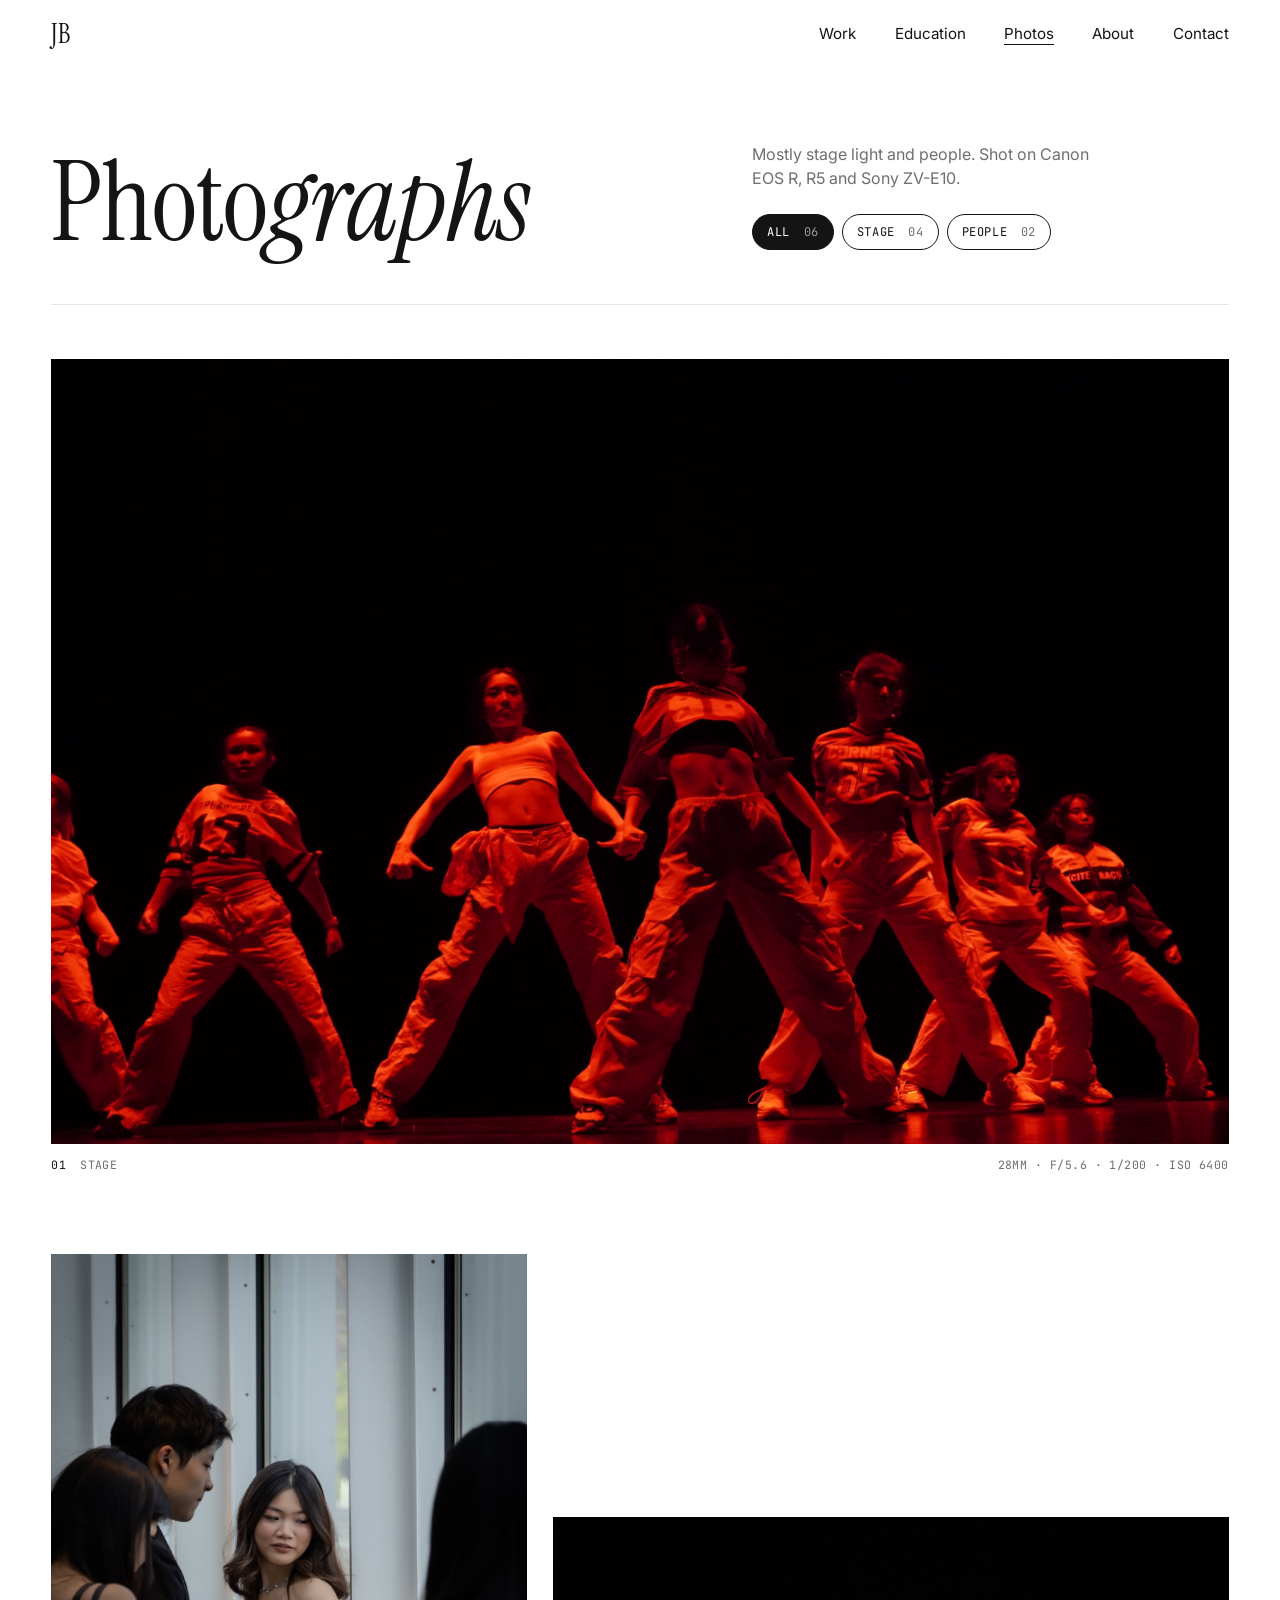
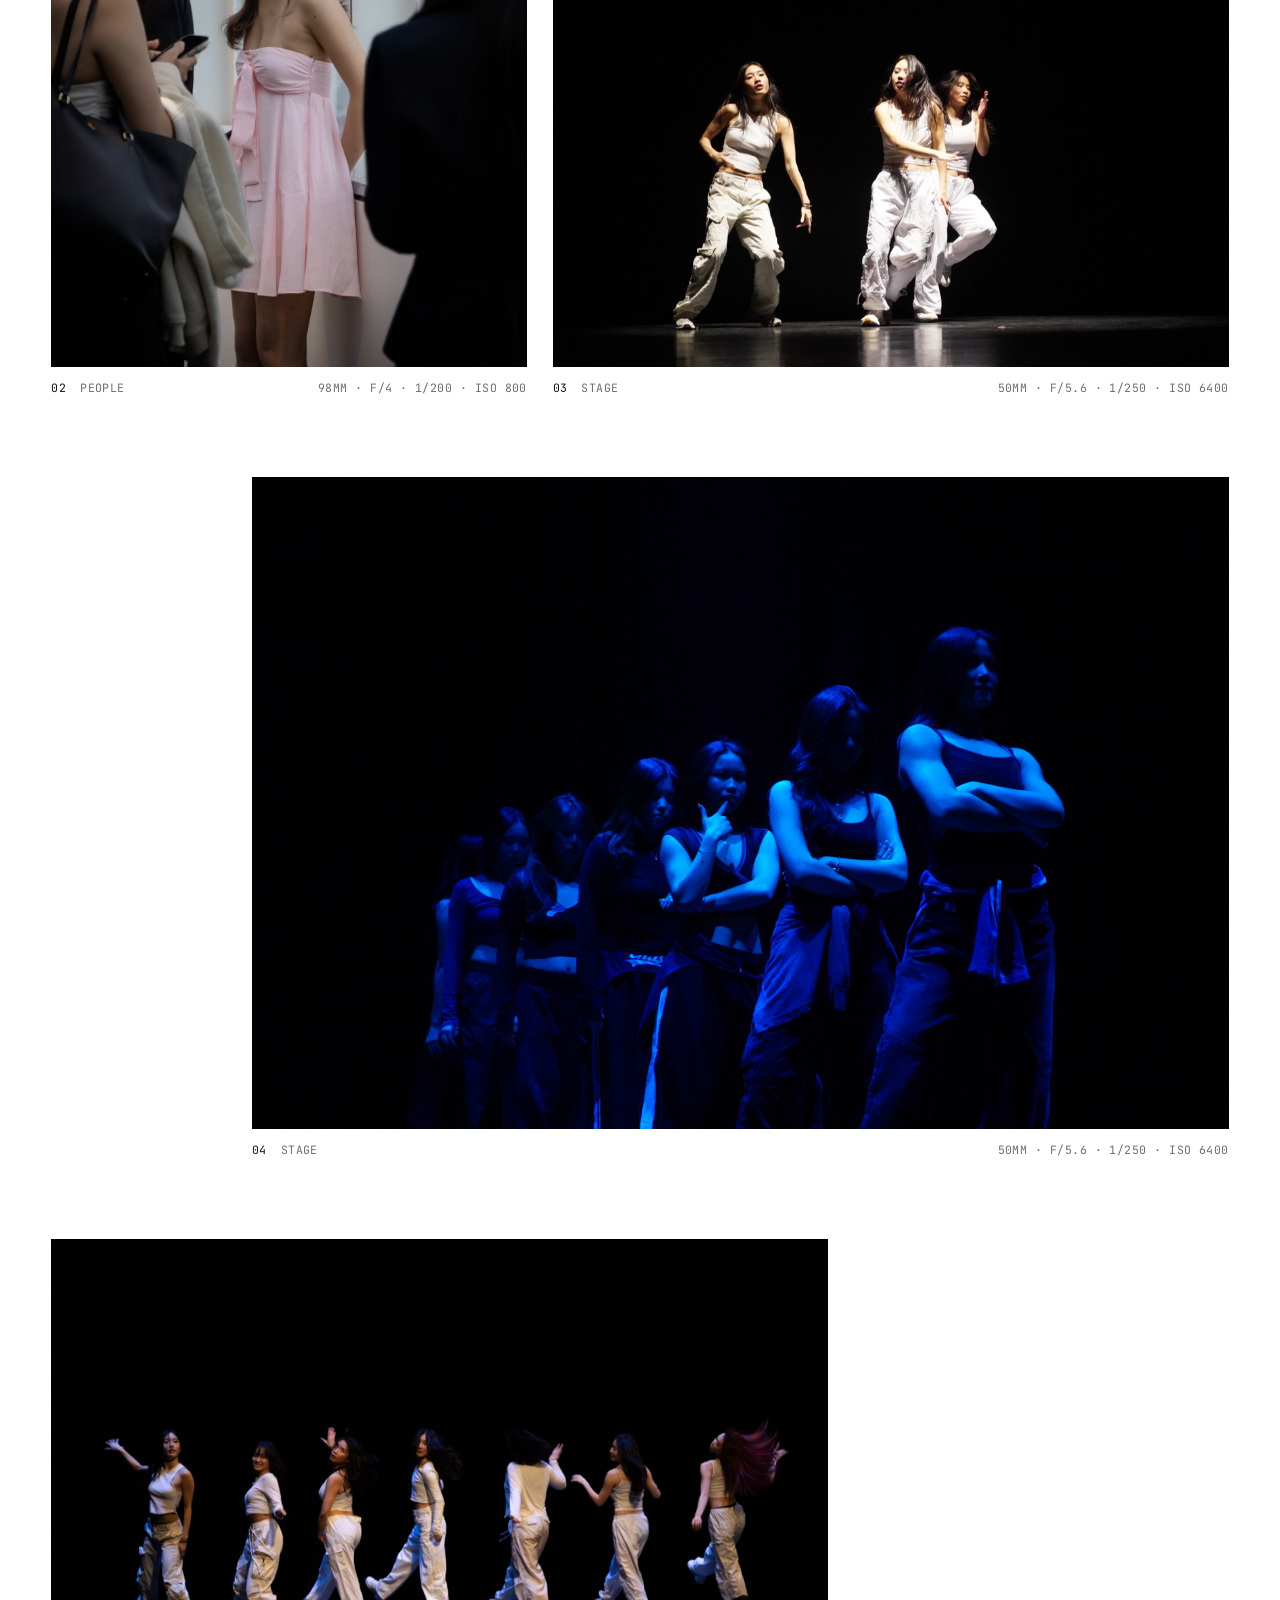
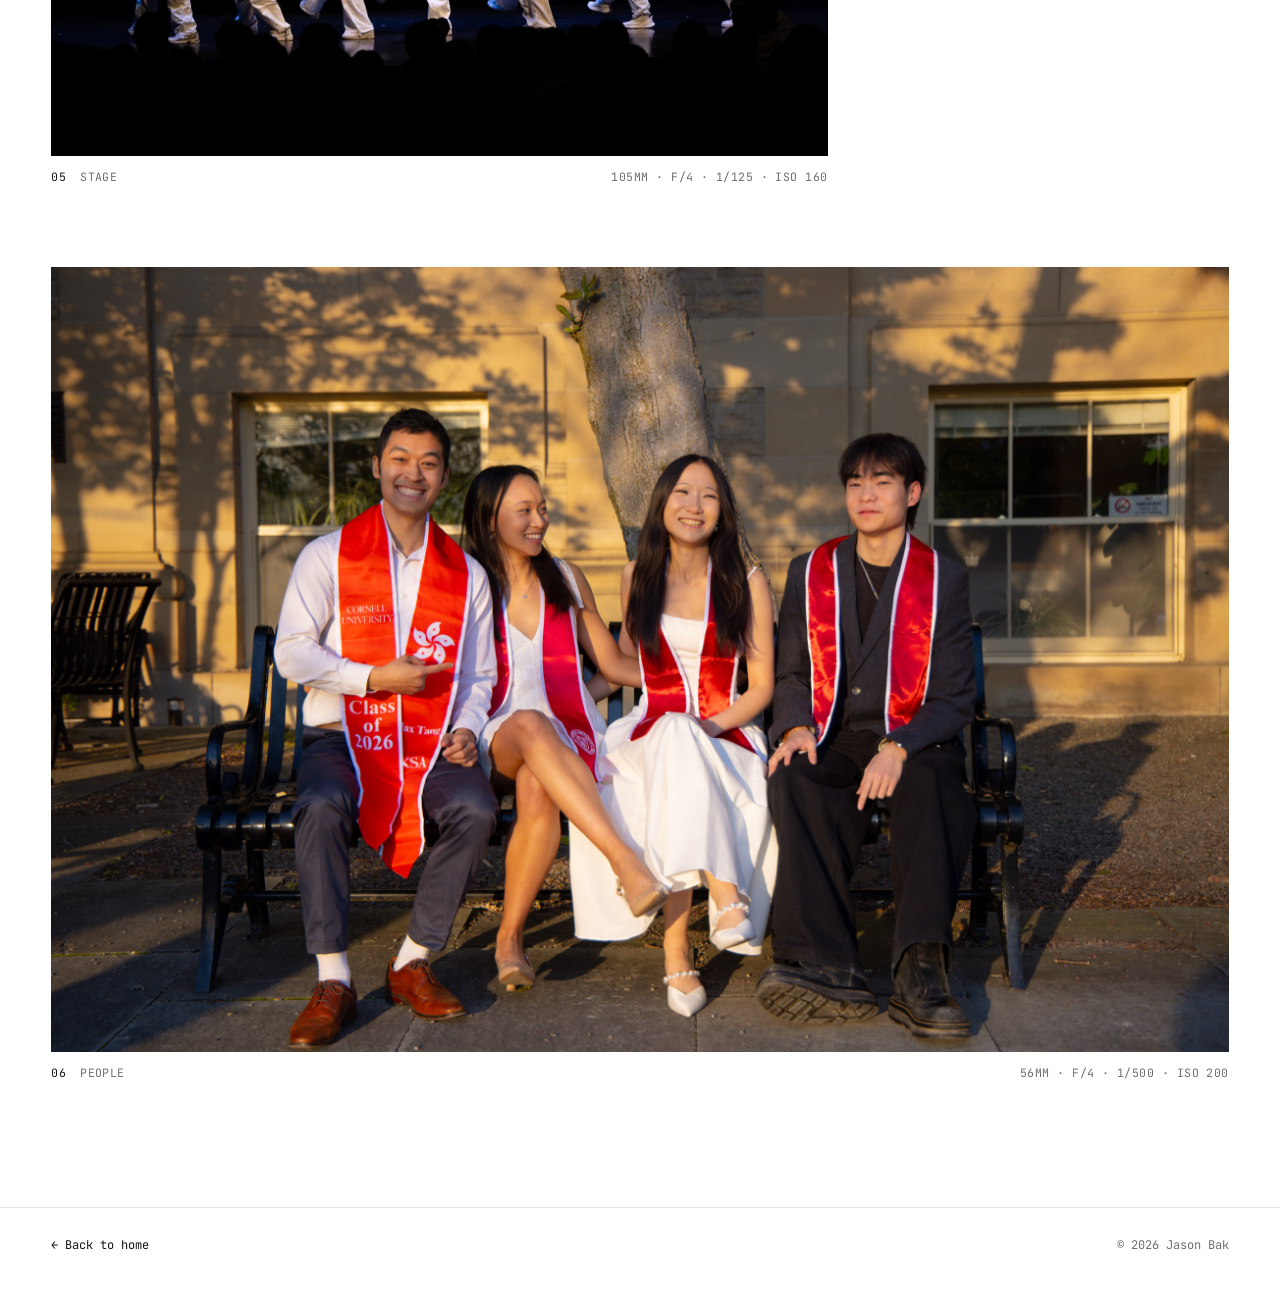
<file: photos.html>
<!doctype html>
<html lang="en">
<head>
  <meta charset="utf-8">
  <meta name="viewport" content="width=device-width, initial-scale=1">
  <title>Photos — Jason Bak</title>
  <meta name="description" content="Photography by Jason Bak: stage performances and people.">

  <link rel="preconnect" href="https://fonts.googleapis.com">
  <link rel="preconnect" href="https://fonts.gstatic.com" crossorigin>
  <link href="https://fonts.googleapis.com/css2?family=Instrument+Serif:ital@0;1&family=Inter:wght@400;500&family=JetBrains+Mono:wght@400&display=swap" rel="stylesheet">
  <link rel="stylesheet" href="styles.css?v=7">
</head>
<body>
  <header class="nav">
    <a class="nav__mark" href="index.html" aria-label="Jason Bak, home">JB</a>
    <nav aria-label="Primary">
      <ul class="nav__links">
        <li><a href="index.html#work">Work</a></li>
        <li><a href="index.html#education">Education</a></li>
        <li><a href="photos.html" aria-current="page">Photos</a></li>
        <li><a href="index.html#about">About</a></li>
        <li><a href="index.html#contact">Contact</a></li>
      </ul>
    </nav>
  </header>

  <main class="photos">
    <header class="photos__head">
      <h1 class="photos__title">Photo<em>graphs</em></h1>
      <div class="photos__intro">
        <p>Mostly stage light and people. Shot on Canon EOS R, R5 and Sony ZV-E10.</p>
        <div class="photos__filters" role="group" aria-label="Filter photos">
          <button type="button" class="chip" data-filter="all" aria-pressed="true">All <span>06</span></button>
          <button type="button" class="chip" data-filter="stage" aria-pressed="false">Stage <span>04</span></button>
          <button type="button" class="chip" data-filter="people" aria-pressed="false">People <span>02</span></button>
        </div>
      </div>
    </header>

    <!--
      To add a photo: copy one <figure>, point src/srcset at a small (~1000px)
      and large (~2400px) copy in assets/photos, set data-cat, and fill in the caption.
      The "ph--*" class picks its spot in the editorial layout.
    -->
    <div class="gallery" id="gallery">
      <figure class="ph ph--full" data-cat="stage">
        <button class="ph__open" type="button" aria-label="Open photo 01 full screen">
          <img src="assets/photos/dsc08208-sm.jpg" srcset="assets/photos/dsc08208-sm.jpg 1000w, assets/photos/dsc08208.jpg 2400w"
               sizes="(max-width: 760px) 100vw, 1250px" width="2400" height="1600" loading="eager"
               alt="Dancers mid-routine under saturated red stage light">
        </button>
        <figcaption><span class="ph__no">01</span><span class="ph__cat">Stage</span><span class="ph__exif">28mm · f/5.6 · 1/200 · ISO 6400</span></figcaption>
      </figure>

      <figure class="ph ph--tall" data-cat="people">
        <button class="ph__open" type="button" aria-label="Open photo 02 full screen">
          <img src="assets/photos/3x6a8680-sm.jpg" srcset="assets/photos/3x6a8680-sm.jpg 667w, assets/photos/3x6a8680.jpg 1600w"
               sizes="(max-width: 760px) 100vw, 520px" width="1600" height="2400" loading="lazy"
               alt="Candid of a woman in a pink dress turning toward the camera among friends by a window">
        </button>
        <figcaption><span class="ph__no">02</span><span class="ph__cat">People</span><span class="ph__exif">98mm · f/4 · 1/200 · ISO 800</span></figcaption>
      </figure>

      <figure class="ph ph--wide-r" data-cat="stage">
        <button class="ph__open" type="button" aria-label="Open photo 03 full screen">
          <img src="assets/photos/dsc07623-sm.jpg" srcset="assets/photos/dsc07623-sm.jpg 1000w, assets/photos/dsc07623.jpg 2400w"
               sizes="(max-width: 760px) 100vw, 740px" width="2400" height="1600" loading="lazy"
               alt="Three dancers in white caught in a single spotlight on a black stage">
        </button>
        <figcaption><span class="ph__no">03</span><span class="ph__cat">Stage</span><span class="ph__exif">50mm · f/5.6 · 1/250 · ISO 6400</span></figcaption>
      </figure>

      <figure class="ph ph--offset" data-cat="stage">
        <button class="ph__open" type="button" aria-label="Open photo 04 full screen">
          <img src="assets/photos/dsc07697-sm.jpg" srcset="assets/photos/dsc07697-sm.jpg 1000w, assets/photos/dsc07697.jpg 2400w"
               sizes="(max-width: 760px) 100vw, 1040px" width="2400" height="1600" loading="lazy"
               alt="A group of dancers with arms crossed, lit deep blue against darkness">
        </button>
        <figcaption><span class="ph__no">04</span><span class="ph__cat">Stage</span><span class="ph__exif">50mm · f/5.6 · 1/250 · ISO 6400</span></figcaption>
      </figure>

      <figure class="ph ph--left" data-cat="stage">
        <button class="ph__open" type="button" aria-label="Open photo 05 full screen">
          <img src="assets/photos/5c9a0468-sm.jpg" srcset="assets/photos/5c9a0468-sm.jpg 1000w, assets/photos/5c9a0468.jpg 2400w"
               sizes="(max-width: 760px) 100vw, 830px" width="2400" height="1600" loading="lazy"
               alt="A line of seven dancers in white moving across a dark stage">
        </button>
        <figcaption><span class="ph__no">05</span><span class="ph__cat">Stage</span><span class="ph__exif">105mm · f/4 · 1/125 · ISO 160</span></figcaption>
      </figure>

      <figure class="ph ph--full" data-cat="people">
        <button class="ph__open" type="button" aria-label="Open photo 06 full screen">
          <img src="assets/photos/3x6a8893-sm.jpg" srcset="assets/photos/3x6a8893-sm.jpg 1000w, assets/photos/3x6a8893.jpg 2400w"
               sizes="(max-width: 760px) 100vw, 1250px" width="2400" height="1600" loading="lazy"
               alt="Four graduates in red stoles sitting on a bench in late golden-hour light">
        </button>
        <figcaption><span class="ph__no">06</span><span class="ph__cat">People</span><span class="ph__exif">56mm · f/4 · 1/500 · ISO 200</span></figcaption>
      </figure>
    </div>
  </main>

  <!-- Lightbox -->
  <dialog class="lightbox" id="lightbox" aria-label="Photo viewer">
    <img class="lightbox__img" id="lbImg" alt="">
    <div class="lightbox__bar">
      <span class="lightbox__count" id="lbCount">01 / 06</span>
      <span class="lightbox__exif" id="lbExif"></span>
    </div>
    <button class="lightbox__btn lightbox__close" id="lbClose" type="button" aria-label="Close">×</button>
    <button class="lightbox__btn lightbox__prev" id="lbPrev" type="button" aria-label="Previous photo">←</button>
    <button class="lightbox__btn lightbox__next" id="lbNext" type="button" aria-label="Next photo">→</button>
  </dialog>

  <footer class="photos__foot">
    <a href="index.html">← Back to home</a>
    <span>© 2026 Jason Bak</span>
  </footer>

  <script src="photos.js?v=7"></script>
</body>
</html>
</file>
<file: styles.css>
/* ------------------------------------------------------------------
   Tokens
------------------------------------------------------------------ */
:root {
  --paper: #ffffff;
  --ink: #141414;
  --muted: #6e6e6e;
  --rule: #e6e6e6;
  --on-dark: #ffffff;

  --serif: "Instrument Serif", "Times New Roman", Times, serif;
  --sans: "Inter", system-ui, -apple-system, "Helvetica Neue", Arial, sans-serif;
  --mono: "JetBrains Mono", ui-monospace, SFMono-Regular, Menlo, monospace;

  --gutter: clamp(16px, 4vw, 56px);
  --max: 1360px;
}

*, *::before, *::after { box-sizing: border-box; }

html { scroll-behavior: smooth; }
@media (prefers-reduced-motion: reduce) { html { scroll-behavior: auto; } }

body {
  margin: 0;
  background: var(--paper);
  color: var(--ink);
  font-family: var(--sans);
  font-size: 16px;
  line-height: 1.5;
  -webkit-font-smoothing: antialiased;
  text-rendering: optimizeLegibility;
}

a { color: inherit; }
img, video { display: block; max-width: 100%; }

.sr-only {
  position: absolute; width: 1px; height: 1px; padding: 0; margin: -1px;
  overflow: hidden; clip: rect(0 0 0 0); white-space: nowrap; border: 0;
}

/* ------------------------------------------------------------------
   Navigation
------------------------------------------------------------------ */
.nav {
  position: sticky; top: 0; z-index: 20;
  display: flex; align-items: center; justify-content: space-between;
  /* Full width so it sits flush over the full-bleed hero; the padding keeps
     its contents on the same --max column as the rest of the page. */
  padding: 22px max(var(--gutter), calc((100% - var(--max)) / 2 + var(--gutter)));
  color: var(--ink);
  background: color-mix(in srgb, var(--paper) 88%, transparent);
  backdrop-filter: blur(10px);
  -webkit-backdrop-filter: blur(10px);
  transition: background-color 0.35s ease, color 0.35s ease, backdrop-filter 0.35s ease;
}
/* While the hero video is behind it (script.js toggles this), the nav
   drops its bar and goes white over the footage. */
.nav--clear {
  color: var(--on-dark);
  background-color: transparent;
  backdrop-filter: none;
  -webkit-backdrop-filter: none;
}
.nav__mark {
  font-family: var(--serif);
  font-size: 1.6rem; line-height: 1;
  text-decoration: none; letter-spacing: 0.02em;
}
.nav__links {
  display: flex; gap: clamp(18px, 3vw, 40px);
  margin: 0; padding: 0; list-style: none;
  font-size: 0.95rem;
}
.nav__links a {
  text-decoration: none;
  background: linear-gradient(currentColor, currentColor) 0 100% / 0 1px no-repeat;
  transition: background-size 0.3s ease;
  padding-bottom: 2px;
}
.nav__links a:hover, .nav__links a:focus-visible { background-size: 100% 1px; }

/* ------------------------------------------------------------------
   Hero
   Full-bleed video with the name set entirely on top of it. The stage
   stays pinned while the taller .hero track scrolls past; script.js
   writes that progress to --p (0 → 1) and everything below keys off it.
------------------------------------------------------------------ */
.hero {
  --p: 0;
  --nav-h: 70px;
  position: relative;
  height: 165svh;
  /* Tuck up under the sticky nav so the video runs to the top of the window. */
  margin-top: calc(-1 * var(--nav-h));
}

.hero__stage {
  position: sticky;
  top: 0;
  height: 100svh;
  overflow: hidden;
  background: var(--ink);
  color: var(--on-dark);
}

.hero__media {
  position: absolute; inset: 0;
  margin: 0;
  transform: scale(calc(1.12 - var(--p) * 0.12));
  transform-origin: 50% 40%;
}
.hero__media video {
  width: 100%; height: 100%;
  object-fit: cover;
}
/* Shade the bottom, where the name sits, and darken the whole frame as
   the name clears away. */
.hero__media::after {
  content: "";
  position: absolute; inset: 0;
  background:
    linear-gradient(0deg, rgba(0, 0, 0, 0.6) 0%, rgba(0, 0, 0, 0.2) 45%, rgba(0, 0, 0, 0.2) 80%, rgba(0, 0, 0, 0.45) 100%),
    rgba(0, 0, 0, calc(var(--p) * 0.35));
  pointer-events: none;
}

/* Name, meta and controls share one column aligned with the rest of the page. */
.hero__frame {
  position: relative; z-index: 2;
  display: flex; flex-direction: column; justify-content: space-between;
  height: 100%;
  max-width: var(--max);
  margin: 0 auto;
  padding: calc(var(--nav-h) + clamp(20px, 4vh, 40px)) var(--gutter) clamp(20px, 5vh, 48px);
  pointer-events: none;
}
.hero__frame > * { pointer-events: auto; }

.hero__meta {
  display: flex; justify-content: space-between; align-items: baseline; gap: 24px;
  opacity: calc(1 - var(--p) * 1.6);
}
.hero__role {
  max-width: 34ch;
  margin: 0;
  font-size: clamp(1.05rem, 1.6vw, 1.5rem);
  line-height: 1.22;
  letter-spacing: -0.01em;
}
.hero__place {
  margin: 0;
  font-family: var(--mono);
  font-size: clamp(0.72rem, 0.9vw, 0.85rem);
  letter-spacing: 0.06em;
  text-transform: uppercase;
  white-space: nowrap;
}

.hero__name {
  margin: 0;
  font-family: var(--serif);
  font-weight: 400;
  font-size: clamp(5rem, 19vw, 17rem);
  /* The J's tail drops ~0.22em below the baseline; at 1.0 it clears the
     top of the B with a small, even gap. */
  line-height: 1;
  letter-spacing: -0.005em;
  text-transform: uppercase;
}
/* On scroll the two lines part: JASON drifts left, BAK drifts right. */
.hero__line {
  display: block;
  width: max-content;
  opacity: calc(1 - var(--p) * 1.1);
  will-change: transform;
}
.hero__line:first-child { transform: translateX(calc(var(--p) * -55vw)); }
.hero__line:last-child  { transform: translateX(calc(var(--p) * 55vw)); }

.hero__foot {
  display: flex; justify-content: space-between; align-items: center;
  margin-top: clamp(12px, 2vh, 24px);
}
.hero__caption {
  margin: 0;
  font-family: var(--mono); font-size: 0.72rem;
  letter-spacing: 0.04em; text-transform: uppercase;
  color: rgba(255, 255, 255, 0.7);
}
.hero__caption span { color: var(--on-dark); margin-right: 10px; }

.hero__toggle {
  width: 38px; height: 38px; border-radius: 50%;
  border: 1px solid rgba(255, 255, 255, 0.55);
  background: rgba(20, 20, 20, 0.28);
  backdrop-filter: blur(6px); -webkit-backdrop-filter: blur(6px);
  cursor: pointer; display: grid; place-items: center;
  transition: background 0.2s ease;
}
.hero__toggle:hover { background: rgba(20, 20, 20, 0.5); }
.hero__toggle:focus-visible { outline: 2px solid var(--on-dark); outline-offset: 3px; }
.hero__toggle-icon {
  width: 10px; height: 12px;
  border-left: 3px solid #fff; border-right: 3px solid #fff;   /* pause */
}
.hero__toggle.is-paused .hero__toggle-icon {
  width: 0; height: 0; margin-left: 3px;                       /* play */
  border-style: solid; border-width: 7px 0 7px 11px;
  border-color: transparent transparent transparent #fff;
}

/* Gentle entrance */
@media (prefers-reduced-motion: no-preference) {
  .hero__name, .hero__meta { animation: rise 1.1s 0.12s cubic-bezier(.2, .7, .1, 1) backwards; }
  @keyframes rise { from { opacity: 0; transform: translateY(18px); } }
}
/* No scroll choreography: the hero is a single screen. */
@media (prefers-reduced-motion: reduce) {
  .hero { height: auto; }
  .hero__stage { position: relative; top: 0; }
}

/* ------------------------------------------------------------------
   Sections
------------------------------------------------------------------ */
.section {
  max-width: var(--max);
  margin: 0 auto;
  padding: clamp(64px, 12vh, 140px) var(--gutter);
  border-top: 1px solid var(--rule);
}
.section__head {
  display: flex; align-items: baseline; gap: 18px;
  margin-bottom: clamp(32px, 6vh, 64px);
}
.section__index {
  font-family: var(--mono); font-size: 0.78rem; color: var(--muted);
}
.section__title {
  margin: 0;
  font-family: var(--serif); font-weight: 400;
  font-size: clamp(2.4rem, 5vw, 4.2rem); line-height: 1;
}

/* Work list */
.work { list-style: none; margin: 0; padding: 0; }
.work__item {
  display: grid;
  grid-template-columns: 90px 1fr auto;
  gap: 8px 32px;
  align-items: baseline;
  padding: 28px 0;
  border-bottom: 1px solid var(--rule);
}
.work__item:first-child { border-top: 1px solid var(--rule); }
.work__year, .work__tags {
  font-family: var(--mono); font-size: 0.78rem;
  color: var(--muted); letter-spacing: 0.03em;
}
.work__name {
  margin: 0 0 6px;
  font-family: var(--serif); font-weight: 400;
  font-size: clamp(1.6rem, 2.6vw, 2.2rem); line-height: 1.1;
}
.work__desc { margin: 0; max-width: 56ch; color: var(--muted); }
.work__list.site__list { max-width: 56ch; margin-top: 18px; }
.work__link {
  display: inline-block; margin-top: 6px;
  font-family: var(--mono); font-size: 0.78rem; letter-spacing: 0.03em;
  text-underline-offset: 3px;
}

/* Education */
.edu {
  display: grid; grid-template-columns: repeat(12, minmax(0, 1fr));
  gap: 32px; align-items: center;
}
.edu__copy { grid-column: 1 / 7; }
.edu__kicker {
  margin: 0 0 16px;
  font-family: var(--mono); font-size: 0.78rem;
  letter-spacing: 0.06em; text-transform: uppercase; color: var(--muted);
}
.edu__school {
  margin: 0 0 clamp(28px, 5vh, 48px);
  font-family: var(--serif); font-weight: 400;
  font-size: clamp(3.4rem, 8vw, 7.5rem); line-height: 0.9;
}
.edu__school em { display: block; font-style: italic; }
.edu__facts { margin: 0; border-top: 1px solid var(--rule); }
.edu__facts div {
  display: grid; grid-template-columns: 110px 1fr; gap: 16px;
  padding: 14px 0; border-bottom: 1px solid var(--rule);
}
.edu__facts dt {
  font-family: var(--mono); font-size: 0.75rem;
  letter-spacing: 0.05em; text-transform: uppercase; color: var(--muted);
  padding-top: 3px;
}
.edu__facts dd { margin: 0; font-size: 1.05rem; }
.edu__quote {
  margin: 32px 0 0;
  font-family: var(--serif); font-style: italic;
  font-size: clamp(1.4rem, 2.2vw, 1.9rem); color: var(--muted);
}

.edu__fig {
  grid-column: 8 / 13;
  position: relative;
  margin: 0;
  padding: 28px 24px 0;
  border: 1px solid var(--ink);
  /* faint drafting grid */
  background-image:
    linear-gradient(var(--rule) 1px, transparent 1px),
    linear-gradient(90deg, var(--rule) 1px, transparent 1px);
  background-size: 24px 24px;
  background-position: -1px -1px;
}
.tower { display: block; width: 100%; height: auto; max-height: 76vh; overflow: visible; }
.tower * { vector-effect: non-scaling-stroke; }
.tower .d, .tower__ticks line, .tower__hands line {
  fill: none; stroke: var(--ink); stroke-width: 1.4;
  stroke-linecap: round; stroke-linejoin: round;
}
.tower .thin { stroke-width: 0.8; }
.tower .win { fill: var(--paper); }
.tower__cl { stroke: var(--muted); stroke-width: 0.6; stroke-dasharray: 14 4 2 4; opacity: 0.6; }
.tower__hands circle { fill: var(--ink); }
.tower__hands line { stroke-width: 1.8; }
.tower__dim, .tower__note {
  font-family: var(--mono); font-size: 9.5px; letter-spacing: 0.06em; fill: var(--ink);
}
.tower__time { font-size: 13px; }

.seal {
  position: absolute; top: -48px; right: -40px;
  width: clamp(104px, 11vw, 140px); height: auto;
  background: var(--paper); border-radius: 50%;
}
.seal text { font-family: var(--mono); font-size: 13px; letter-spacing: 0.04em; fill: var(--ink); }
.seal__ring { fill: none; stroke: var(--ink); stroke-width: 1; }
.seal .seal__big { font-family: var(--serif); font-size: 40px; letter-spacing: 0; }
.seal .seal__small { font-size: 10px; fill: var(--muted); }
.seal__spin { transform-origin: 100px 100px; }

.edu__titleblock {
  display: grid; grid-template-columns: repeat(4, auto);
  margin: 20px -24px 0;
  border-top: 1px solid var(--ink);
  font-family: var(--mono); font-size: 0.68rem; letter-spacing: 0.04em; text-transform: uppercase;
  background: var(--paper);
}
.edu__titleblock span { padding: 10px 12px; border-left: 1px solid var(--ink); }
.edu__titleblock span:first-child { border-left: 0; }
.edu__titleblock b { display: block; font-weight: 400; color: var(--muted); font-size: 0.6rem; }

/* Draw-in: every stroke starts hidden and traces itself when the figure enters view.
   Without JS, or with reduced motion, the drawing simply shows complete. */
.js .tower .d {
  stroke-dasharray: 1; stroke-dashoffset: 1;
  transition: stroke-dashoffset 1.4s cubic-bezier(.6, 0, .2, 1) calc(var(--i, 0) * 85ms);
}
.js .tower text, .js .tower__ticks, .js .tower__hands {
  opacity: 0; transition: opacity 0.8s ease 2.2s;
}
.js .is-drawn .tower .d { stroke-dashoffset: 0; }
.js .is-drawn .tower text, .js .is-drawn .tower__ticks, .js .is-drawn .tower__hands { opacity: 1; }

@media (prefers-reduced-motion: no-preference) {
  .seal__spin { animation: spin 28s linear infinite; }
  @keyframes spin { to { transform: rotate(360deg); } }
}
@media (prefers-reduced-motion: reduce) {
  .js .tower .d { stroke-dashoffset: 0; transition: none; }
  .js .tower text, .js .tower__ticks, .js .tower__hands { opacity: 1; transition: none; }
}

/* About */
.about {
  display: grid; grid-template-columns: repeat(12, minmax(0, 1fr)); gap: 32px;
}
.about__lead {
  grid-column: 1 / 8; margin: 0;
  font-family: var(--serif); font-size: clamp(1.8rem, 3.4vw, 3rem); line-height: 1.12;
}
.about__body { grid-column: 8 / 13; grid-row: 1 / span 2; color: var(--muted); font-size: 1.05rem; }
.about__body p { margin: 0 0 1em; }
.about__body p:last-child { margin-bottom: 0; }
/* Sits under the lead, filling the left column beside the longer body copy. */
.about__fig { grid-column: 1 / 8; grid-row: 2; margin: 8px 0 0; border: 1px solid var(--ink); align-self: start; }
.about__fig img { width: 100%; height: auto; }

/* Footer / contact */
.footer { padding-bottom: 48px; }
.footer__mail {
  display: inline-block;
  font-family: var(--serif);
  font-size: clamp(2.2rem, 7vw, 6rem); line-height: 1;
  text-decoration: none;
  border-bottom: 1px solid currentColor;
  overflow-wrap: anywhere;
}
.footer__links {
  display: flex; gap: 28px; list-style: none;
  margin: 40px 0 0; padding: 0;
}
.footer__fine {
  margin: clamp(64px, 12vh, 120px) 0 0;
  font-family: var(--mono); font-size: 0.75rem; color: var(--muted);
}

/* ------------------------------------------------------------------
   Small screens
------------------------------------------------------------------ */
@media (max-width: 760px) {
  .nav { padding-top: 16px; padding-bottom: 16px; }

  .hero__meta { flex-direction: column; gap: 10px; }
  /* Let the name span the screen: JASON is ~2.1em wide. */
  .hero__name { font-size: 40vw; line-height: 1.06; }

  .work__item { grid-template-columns: 1fr; }
  .edu__copy, .edu__fig { grid-column: 1 / -1; }
  .edu__fig { margin-top: 56px; }
  .seal { right: -8px; }
  .edu__titleblock { grid-template-columns: repeat(2, 1fr); }
  .edu__titleblock span:nth-child(3) { border-left: 0; }
  .edu__titleblock span:nth-child(n+3) { border-top: 1px solid var(--ink); }
  .about__lead, .about__body, .about__fig { grid-column: 1 / -1; grid-row: auto; }
}

/* ==================================================================
   Photos page
================================================================== */
.nav__links a[aria-current="page"] { background-size: 100% 1px; }

.photos {
  max-width: var(--max);
  margin: 0 auto;
  padding: clamp(32px, 8vh, 96px) var(--gutter) 0;
}
.photos__head {
  display: grid; grid-template-columns: repeat(12, minmax(0, 1fr)); gap: 24px;
  align-items: end;
  padding-bottom: clamp(32px, 6vh, 64px);
  margin-bottom: clamp(32px, 6vh, 64px);
  border-bottom: 1px solid var(--rule);
}
.photos__title {
  grid-column: 1 / 8; margin: 0;
  font-family: var(--serif); font-weight: 400;
  font-size: clamp(4rem, 8.6vw, 8.25rem); line-height: 0.85; letter-spacing: -0.01em;
}
.photos__title em { font-style: italic; }
.photos__intro { grid-column: 8 / 13; }
.photos__intro p { margin: 0 0 24px; color: var(--muted); max-width: 36ch; }

.photos__filters { display: flex; flex-wrap: wrap; gap: 8px; }
.chip {
  font: inherit; font-family: var(--mono); font-size: 0.75rem;
  letter-spacing: 0.05em; text-transform: uppercase;
  padding: 8px 14px; border-radius: 999px;
  border: 1px solid var(--ink); background: transparent; color: var(--ink);
  cursor: pointer; transition: background 0.2s ease, color 0.2s ease;
}
.chip span { color: var(--muted); margin-left: 6px; transition: color 0.2s ease; }
.chip:hover { background: #f2f2f2; }
.chip[aria-pressed="true"] { background: var(--ink); color: var(--paper); }
.chip[aria-pressed="true"] span { color: #9a9a9a; }
.chip:focus-visible { outline: 2px solid var(--ink); outline-offset: 3px; }

/* Editorial layout: each photo claims its own span of a 12-column grid. */
.gallery {
  display: grid; grid-template-columns: repeat(12, minmax(0, 1fr));
  column-gap: clamp(16px, 2vw, 32px);
  row-gap: clamp(48px, 9vh, 112px);
  align-items: end;
}
.ph { margin: 0; }
.ph--full   { grid-column: 1 / 13; }
.ph--tall   { grid-column: 1 / 6; }
.ph--wide-r { grid-column: 6 / 13; }
.ph--offset { grid-column: 3 / 13; }
.ph--left   { grid-column: 1 / 9; }

/* Filtered view: a calm, even grid instead of the editorial spread. */
.gallery.is-filtered { grid-template-columns: repeat(2, minmax(0, 1fr)); row-gap: 48px; }
.gallery.is-filtered .ph { grid-column: auto; }
.ph[hidden] { display: none; }

.ph__open {
  display: block; width: 100%; padding: 0; border: 0; background: #ececec;
  cursor: zoom-in; overflow: hidden;
}
.ph__open img {
  width: 100%; height: auto;
  transition: transform 0.9s cubic-bezier(.2, .7, .1, 1), filter 0.4s ease;
}
.ph__open:hover img { transform: scale(1.025); }
.ph__open:focus-visible { outline: 2px solid var(--ink); outline-offset: 4px; }

.ph figcaption {
  display: flex; gap: 14px; align-items: baseline;
  padding-top: 12px;
  font-family: var(--mono); font-size: 0.72rem; letter-spacing: 0.04em; text-transform: uppercase;
}
.ph__no { color: var(--ink); }
.ph__cat { color: var(--muted); }
.ph__exif { margin-left: auto; color: var(--muted); text-align: right; }

/* Fade photos up as they scroll in (only when JS marks the page ready). */
@media (prefers-reduced-motion: no-preference) {
  .reveal .ph { opacity: 0; transform: translateY(24px); transition: opacity 0.9s ease, transform 0.9s cubic-bezier(.2, .7, .1, 1); }
  .reveal .ph.is-in { opacity: 1; transform: none; }
}

.photos__foot {
  max-width: var(--max); margin: clamp(80px, 14vh, 160px) auto 0;
  padding: 28px var(--gutter) 40px;
  display: flex; justify-content: space-between; gap: 16px;
  border-top: 1px solid var(--rule);
  font-family: var(--mono); font-size: 0.75rem; color: var(--muted);
}
.photos__foot a { color: var(--ink); text-decoration: none; }
.photos__foot a:hover { text-decoration: underline; }

/* Lightbox: the one dark room on the site, so the photos glow. */
.lightbox {
  width: 100vw; height: 100vh; height: 100dvh; max-width: none; max-height: none;
  margin: 0; padding: 0; border: 0;
  background: #0b0b0b; color: #f2f2f2;
}
.lightbox::backdrop { background: #0b0b0b; }
.lightbox[open] { display: grid; grid-template-rows: 1fr auto; }
.lightbox__img {
  align-self: center; justify-self: center;
  max-width: calc(100vw - 160px); max-height: calc(100dvh - 120px);
  width: auto; height: auto; object-fit: contain;
  opacity: 0; transition: opacity 0.35s ease;
}
.lightbox__img.is-loaded { opacity: 1; }
.lightbox__bar {
  display: flex; justify-content: space-between; gap: 16px;
  padding: 18px 28px 24px;
  font-family: var(--mono); font-size: 0.75rem; letter-spacing: 0.05em; text-transform: uppercase;
}
.lightbox__exif { color: #9a9a9a; }
.lightbox__btn {
  position: absolute; width: 48px; height: 48px; border-radius: 50%;
  border: 1px solid rgba(255, 255, 255, 0.25); background: transparent; color: #f2f2f2;
  font: 400 1.25rem/1 var(--sans); cursor: pointer;
  transition: background 0.2s ease, border-color 0.2s ease;
}
.lightbox__btn:hover { background: rgba(255, 255, 255, 0.1); border-color: rgba(255, 255, 255, 0.6); }
.lightbox__btn:focus-visible { outline: 2px solid #fff; outline-offset: 3px; }
.lightbox__close { top: 20px; right: 20px; font-size: 1.6rem; }
.lightbox__prev { left: 20px; top: 50%; transform: translateY(-50%); }
.lightbox__next { right: 20px; top: 50%; transform: translateY(-50%); }

@media (max-width: 760px) {
  .nav__links { gap: 14px; font-size: 0.85rem; }
  .photos__title, .photos__intro { grid-column: 1 / -1; }
  .ph--full, .ph--tall, .ph--wide-r, .ph--offset, .ph--left { grid-column: 1 / -1; }
  .gallery { row-gap: 48px; }
  .gallery.is-filtered { grid-template-columns: minmax(0, 1fr); }
  .ph figcaption { flex-wrap: wrap; }
  .ph__exif { margin-left: 0; width: 100%; text-align: left; }
  .lightbox__img { max-width: 100vw; max-height: calc(100dvh - 140px); }
  .lightbox__prev, .lightbox__next { top: auto; bottom: 64px; transform: none; }
}
@media (max-width: 420px) {
  .nav__mark { display: none; }
  .nav__links { gap: 12px; font-size: 0.8rem; }
}

/* ==================================================================
   CAD viewer (R262 project)
================================================================== */
.cad {
  grid-column: 1 / -1;
  margin: 28px 0 8px;
  border: 1px solid var(--ink);
}
.cad__stage {
  position: relative;
  aspect-ratio: 2 / 1;
  overflow: hidden;
  background-color: var(--paper);
  background-image:
    linear-gradient(var(--rule) 1px, transparent 1px),
    linear-gradient(90deg, var(--rule) 1px, transparent 1px);
  background-size: 24px 24px;
  background-position: -1px -1px;
  cursor: grab;
}
.cad__stage:active { cursor: grabbing; }
.cad__stage canvas { position: absolute; inset: 0; width: 100%; height: 100%; display: block; }

.cad__readout {
  position: absolute; top: 14px; left: 16px; z-index: 2;
  display: grid; gap: 4px; max-width: calc(100% - 90px);
  pointer-events: none;
  font-family: var(--mono); text-transform: uppercase; letter-spacing: 0.04em;
}
.cad__sys { font-size: 0.68rem; color: var(--muted); }
.cad__part { font-size: 0.85rem; color: var(--ink); }

.cad__zoom { position: absolute; top: 14px; right: 14px; z-index: 2; display: grid; gap: 6px; }
.cad__zoom button {
  width: 34px; height: 34px; padding: 0;
  border: 1px solid var(--ink); background: var(--paper); color: var(--ink);
  font: 400 1.1rem/1 var(--sans); cursor: pointer;
}
.cad__zoom button:hover { background: #f2f2f2; }
.cad__zoom button:focus-visible { outline: 2px solid var(--ink); outline-offset: 2px; }

.cad__hint {
  position: absolute; left: 16px; bottom: 12px; z-index: 2; margin: 0;
  pointer-events: none;
  font-family: var(--mono); font-size: 0.68rem; letter-spacing: 0.04em; color: var(--muted);
  transition: opacity 0.3s ease;
}
.cad.is-active .cad__hint { opacity: 0; }

.cad__loading {
  position: absolute; inset: 0; z-index: 1;
  display: grid; place-content: center; justify-items: center; gap: 12px;
  font-family: var(--mono); font-size: 0.75rem; letter-spacing: 0.05em; text-transform: uppercase; color: var(--muted);
  transition: opacity 0.6s ease;
}
.cad__bar { width: 180px; height: 1px; background: var(--rule); overflow: hidden; }
.cad__bar span {
  display: block; height: 100%; background: var(--ink);
  transform: scaleX(0); transform-origin: left; transition: transform 0.2s ease;
}
.cad.is-ready .cad__loading { opacity: 0; pointer-events: none; }
.cad.is-failed .cad__bar { display: none; }

.cad__controls {
  display: flex; flex-wrap: wrap; justify-content: space-between; gap: 12px 32px;
  padding: 14px 16px;
  border-top: 1px solid var(--ink);
}
.cad__group { display: flex; flex-wrap: wrap; align-items: center; gap: 8px; }
.cad__label {
  margin-right: 6px;
  font-family: var(--mono); font-size: 0.68rem; letter-spacing: 0.05em; text-transform: uppercase; color: var(--muted);
}
.cad .chip { padding: 6px 12px; }
.chip:disabled, .cad__zoom button:disabled { opacity: 0.35; cursor: default; }
.cad__titleblock { margin: 0; }

/* ------------------------------------------------------------------
   Glider feature: "coming soon" placeholder drawn on the CAD grid
------------------------------------------------------------------ */
.glider__stage {
  position: relative;
  aspect-ratio: 2 / 1;
  background-color: var(--paper);
  background-image:
    linear-gradient(var(--rule) 1px, transparent 1px),
    linear-gradient(90deg, var(--rule) 1px, transparent 1px);
  background-size: 24px 24px;
  background-position: -1px -1px;
}
.glider__soon {
  font-family: var(--serif); font-size: clamp(1.6rem, 3vw, 2.6rem);
  line-height: 1; letter-spacing: 0; text-transform: none;
}
.glider__dwg { position: absolute; inset: 0; width: 100%; height: 100%; }
.glider__dwg * { vector-effect: non-scaling-stroke; }
.glider__dwg path, .glider__dwg rect {
  fill: none; stroke: var(--ink); stroke-width: 1.4;
  stroke-linecap: round; stroke-linejoin: round;
}
.glider__dwg .thin { stroke-width: 0.8; }
.glider__dwg .glider__fin { stroke-width: 2.4; }
.glider__cl { stroke: var(--muted); stroke-width: 0.6; stroke-dasharray: 14 4 2 4; opacity: 0.6; }
.glider__dim, .glider__note {
  font-family: var(--mono); font-size: 11px; letter-spacing: 0.06em; fill: var(--ink);
}
@media (max-width: 760px) {
  .glider__stage { aspect-ratio: 4 / 3; }
  .glider__notes { display: none; }
}

/* ------------------------------------------------------------------
   Havasupai feature: site photo beside the project write-up
------------------------------------------------------------------ */
.site {
  grid-column: 1 / -1;
  display: grid;
  grid-template-columns: minmax(0, 7fr) minmax(0, 5fr);
  gap: clamp(24px, 4vw, 56px);
  align-items: start;
  margin: 28px 0 8px;
}
.site__fig { margin: 0; border: 1px solid var(--ink); }
.site__fig img { width: 100%; height: auto; aspect-ratio: 4 / 3; object-fit: cover; }
.site__fig .edu__titleblock { border-top: 1px solid var(--ink); }

.site__lead {
  margin: 0 0 28px;
  font-family: var(--serif);
  font-size: clamp(1.5rem, 2.2vw, 2rem); line-height: 1.15;
}

.site__stats {
  display: grid; grid-template-columns: repeat(3, minmax(0, 1fr));
  margin: 0 0 32px;
  border-top: 1px solid var(--ink); border-bottom: 1px solid var(--ink);
}
.site__stats div {
  display: flex; flex-direction: column-reverse; justify-content: flex-end;
  padding: 14px 14px 16px;
  border-left: 1px solid var(--ink);
}
.site__stats div:first-child { border-left: 0; padding-left: 0; }
.site__stats dd {
  margin: 0 0 8px;
  font-family: var(--serif); font-size: clamp(2.2rem, 3.4vw, 3rem); line-height: 1;
}
.site__stats dt {
  font-family: var(--mono); font-size: 0.66rem; line-height: 1.4;
  letter-spacing: 0.04em; text-transform: uppercase; color: var(--muted);
}

.site__label {
  margin: 0 0 10px;
  font-family: var(--mono); font-size: 0.72rem;
  letter-spacing: 0.06em; text-transform: uppercase;
}
.site__list { margin: 0; padding-left: 1.1em; }
.site__list li { margin-bottom: 10px; padding-left: 4px; }
.site__list li::marker { color: var(--muted); }

.site__note {
  margin: 24px 0 0;
  font-family: var(--mono); font-size: 0.72rem; color: var(--muted);
}

@media (max-width: 900px) {
  .site { grid-template-columns: minmax(0, 1fr); }
}

@media (max-width: 760px) {
  .cad__stage { aspect-ratio: 4 / 3; }
  .cad__hint { display: none; }
  .cad__controls { padding: 12px; }
}
</file>
